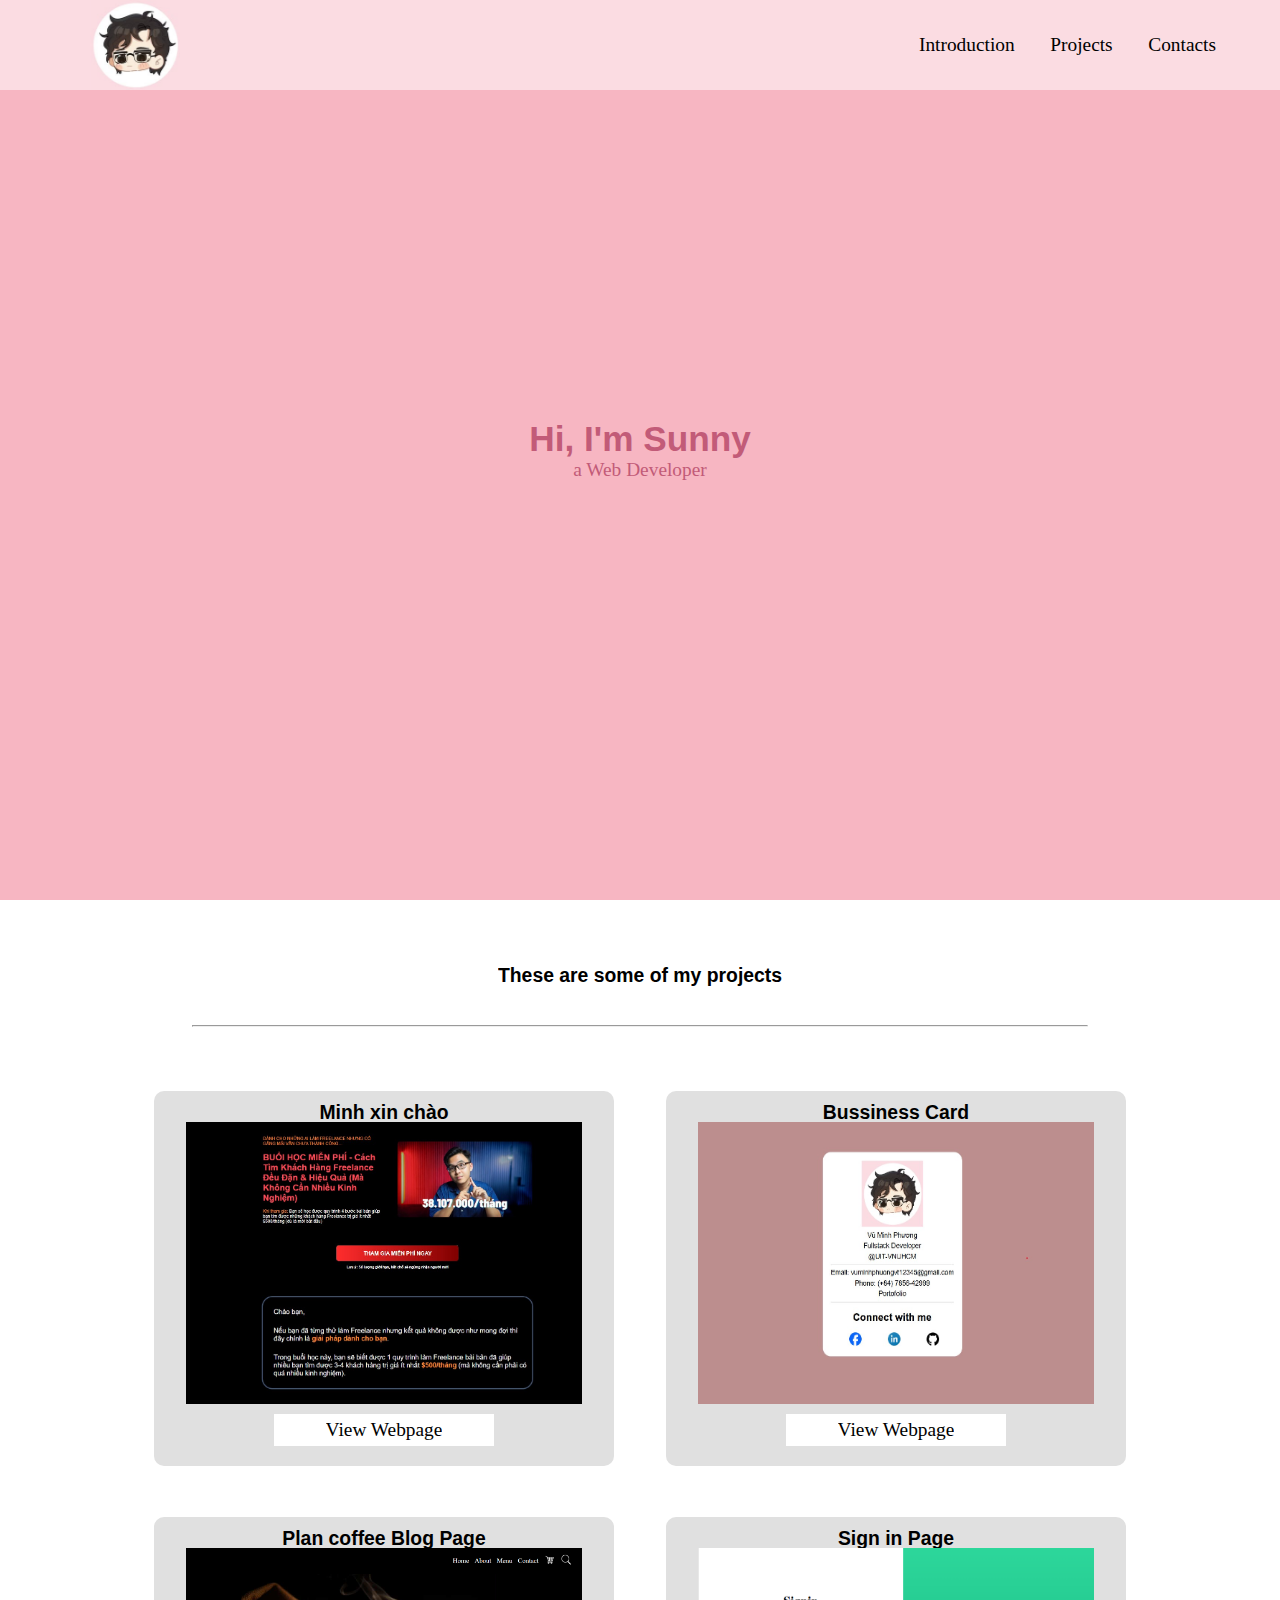
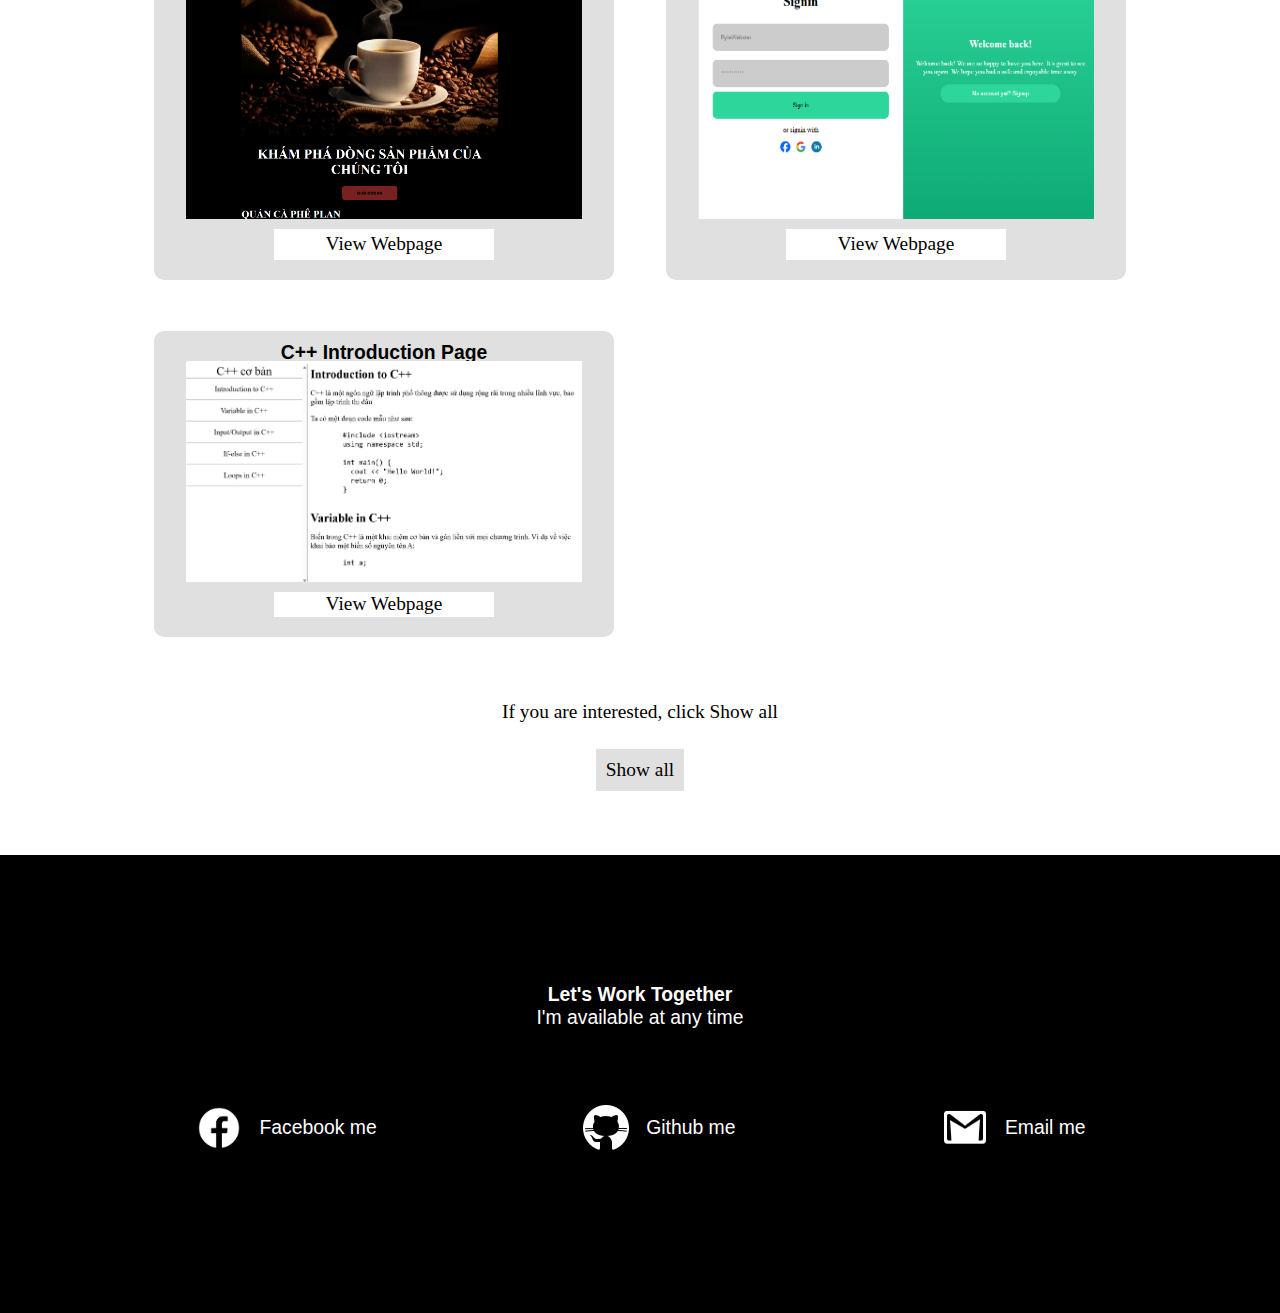
<file: index.html>
<!doctype html>
<html lang="en">
  <head>
    <meta charset="UTF-8" />
    <meta content="viewport" >
    <meta name='viewport' content='width=device-width,initial-scale=1'/>
    <title>Personal Portfolio</title>
    <link rel = "stylesheet" href = "styles.css"/>
    <link rel = "icon" href = "./images/icon.jpg">
  </head>
  <body>
    <img src = "images/icon.jpg" id = "sunny-icon"/>
    <nav id = "navbar" hidden = "true">
        <a href ="#introduction">Introduction</a>
        <a href ="#projects">Projects</a>
        <a href ="#contact">Contacts</a>
    </nav>

    <p id = "introduction"></p>
    <section id = "welcome-section">
        <div id = "welcome-text-container">
        <h1 id = "introduction">Hi, I'm Sunny</h1>
        <p>a Web Developer</p>
        </div>
    </section>
    
    <section id = "project-section">
        <p id = "projects"></p>
        <h2>These are some of my projects</h2>
        <hr/>
        <div class = "project-tiles-wrapper">
            <div class = "project-tiles">
                <h3 class = "project-title"> Minh xin chào</h3>
                <img src = "./images/Minh Xin Chao Preview.jpg" alt ="Preview image of" class = "project-tiles-image"/>
                <a href = "./Webpages/Minhxinchao/index.html" target = "_blank"><p>View Webpage</p></a>
            </div>
                
            <div class = "project-tiles">
                <h3 class = "project-title">Bussiness Card</h3>
                <img src = "./images/Business-Card-Preview.jpg" alt ="Preview image of" class = "project-tiles-image"/>
                <a href = "./Webpages/Business-Card/index.html" target = "_blank"><p>View Webpage</p></a>
            </div>
            
            <div class = "project-tiles">
                <h3 class = "project-title">Plan coffee Blog Page</h3>
                <img src = "./images/PLANcoffe.png" class = "project-tiles-image"/>
                <a href = "./Webpages/PLAN coffee/index.html" target = "_blank"><p>View Webpage</p></a>
            </div>
            
            <div class = "project-tiles">
                <h3 class = "project-title">Sign in Page</h3>
                <img src = "./images/signinpage.png" class = "project-tiles-image"/>
                <a href = "./Webpages/Sign-in Page/index.html" target = "_blank"><p>View Webpage</p></a>
            </div>
            
            <div class = "project-tiles">
                <h3 class = "project-title">C++ Introduction Page</h3>
                <img src = "./images/C++Introduction.png" class = "project-tiles-image"/>
                <a href = "./Webpages/C++ Introduction Page/" target = "_blank"><p>View Webpage</p></a>
            </div>
            
        </div>

        <p id = "talk">If you are interested, click Show all</p>
        <a href = "https://github.com/SunnyYeahBoiii/Web-Clone/tree/main" target = "_blank" id = "profile-link" >Show all</a>
    </section>

    

    <footer id = "contact">   
        <h2>Let's Work Together</h2>
        <p>I'm available at any time</p>
        <div class = "link-container">
            <a href = "https://www.facebook.com/minh.phuong.vu.509829/" alt = "facebook-icon" class = "contact-link" target="_blank">
                <img class = "contact-icons" src = "./images/facebook.png"/>
                <p>Facebook me</p>
            </a>
            <a href = "https://github.com/SunnyYeahBoiii" alt = "github-icon" class = "contact-link" target="_blank">
                <img class = "contact-icons" src = "./images/github.png"/>
                <p>Github me</p>
            </a>
            <a href = "mailto:vuminhphuongvt12345@gmail.com" alt = "email-icon" class = "contact-link" target="_blank">
                <img class = "contact-icons"src = "./images/gmail.png"/>
                <p>Email me</p>
            </a>
        </div>
    </footer>
  </body>
</html>
</file>
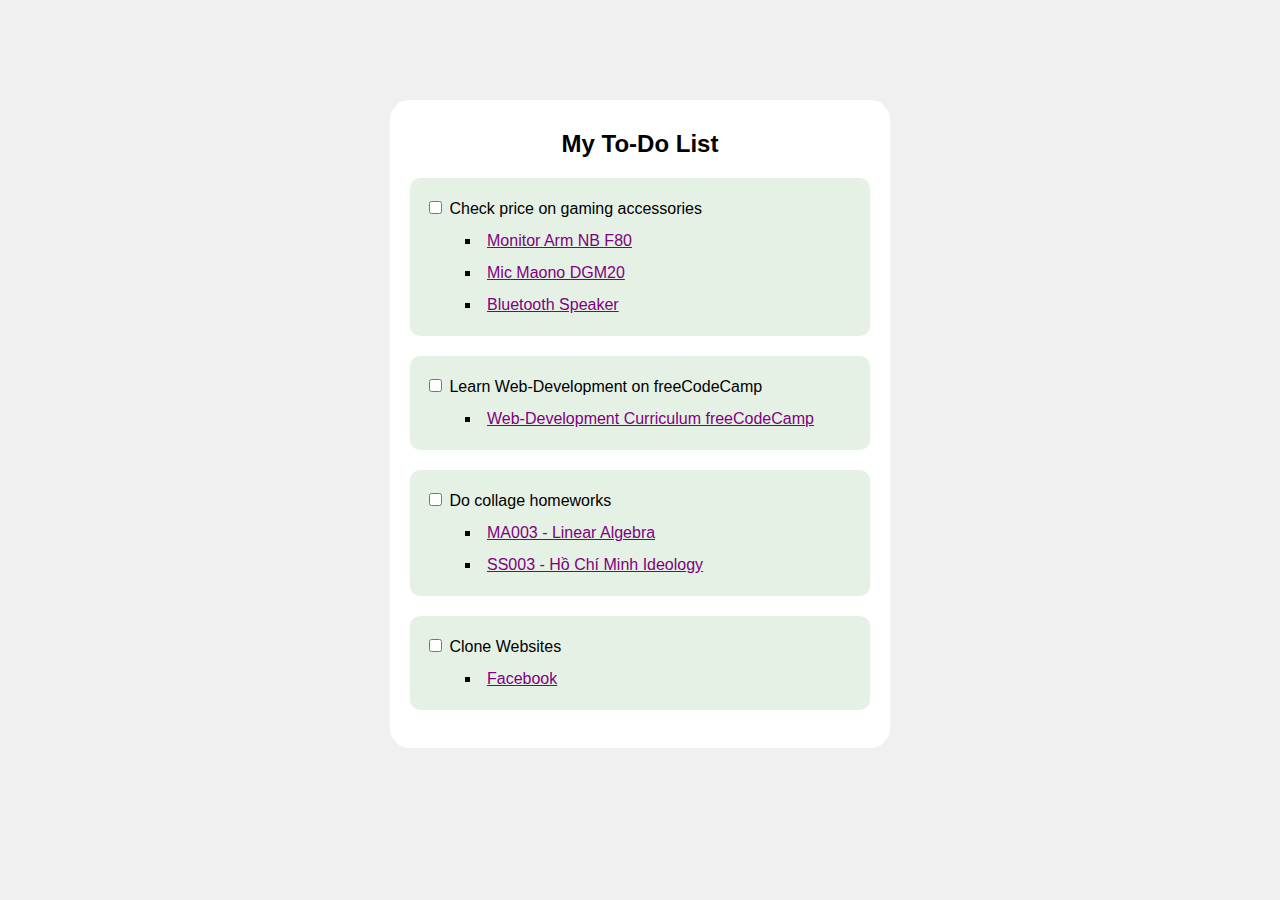
<file: To-Do List/index.html>
<!DOCTYPE html>
<html lang="en">

<head>
    <meta charset="utf-8">
    <title>Styled To-Do List</title>
    <link rel = "stylesheet" , href = "styles.css">
</head>

<body>
    <div id = "to-do-list">
        <h2>My To-Do List</h2>
        <ul class = "todo-list">
            
            <li class = "item-list">
                <input type = "checkbox" , id = "check-1"/>
                <label for = "check-1">Check price on gaming accessories</label>
                <ul class = "sub-item">
                    <li> <a target = "_blank", href = "https://shopee.vn/NB-F80-Arm-Treo-Màn-Hình-Máy-Tính-17-30-inch-Xoay-360-Độ-i.724048748.43455059110?sp_atk=d90cc447-155e-436e-86a1-dd2a59d2f376&xptdk=d90cc447-155e-436e-86a1-dd2a59d2f376" , class="sub-item-link">Monitor Arm NB F80 </a></li>
                    <li> <a target = "_blank", href = "https://shopee.vn/Micro-thu-âm-MAONO-DGM20-RGB-USB-Condenser-với-độ-điều-chỉnh-lớn-chức-năng-thiết-lập-phần-mềm-cho-PC-game-livestream-i.339663395.21876570501" , class="sub-item-link">Mic Maono DGM20 </a></li>
                    <li> <a target = "_blank", href = "https://shopee.vn/Loa-Bluetooth-GOOJODOQ-hỗ-trợ-bốn-chế-độ-phát-lại-và-kết-nối-có-dây-Loa-nhỏ-gọn-di-động-vân-gỗ-đẹp-i.1356437574.42556975506?sp_atk=c707e3bb-17b2-406f-89a6-953a861aec00&xptdk=c707e3bb-17b2-406f-89a6-953a861aec00" , class="sub-item-link">Bluetooth Speaker</a></li>
                </ul>
            </li>
            
            <li class = "item-list">
                <input type = "checkbox" , id = "check-2"/>
                <label for = "check-2">Learn Web-Development on freeCodeCamp</label>
                <ul class = "sub-item">
                    <li><a target = "_blank", href = "https://www.freecodecamp.org/learn/full-stack-developer" , class="sub-item-link"> Web-Development Curriculum freeCodeCamp</a></li>
                </ul>
            </li>
            
            <li class = "item-list">
                <input type = "checkbox" , id = "check-3"/>
                <label for = "check-3">Do collage homeworks</label>
                <ul class = "sub-item">
                    <li> <a target = "_blank", href = "https://www.facebook.com" , class="sub-item-link">MA003 - Linear Algebra</a></li>
                    <li> <a target = "_blank", href = "https://www.facebook.com" , class="sub-item-link">SS003 - Hồ Chí Minh Ideology</a></li>
                </ul>
            </li>
            
            <li class = "item-list">
                <input type = "checkbox" , id = "check-4"/>
                <label for = "check-4">Clone Websites</label>
                <ul class = "sub-item">
                    <li><a target = "_blank", href = "https://www.facebook.com" , class="sub-item-link">Facebook</a></li>
                </ul>
            </li>
        </ul>
        <br>
    </div>
</body>

</html>
</file>
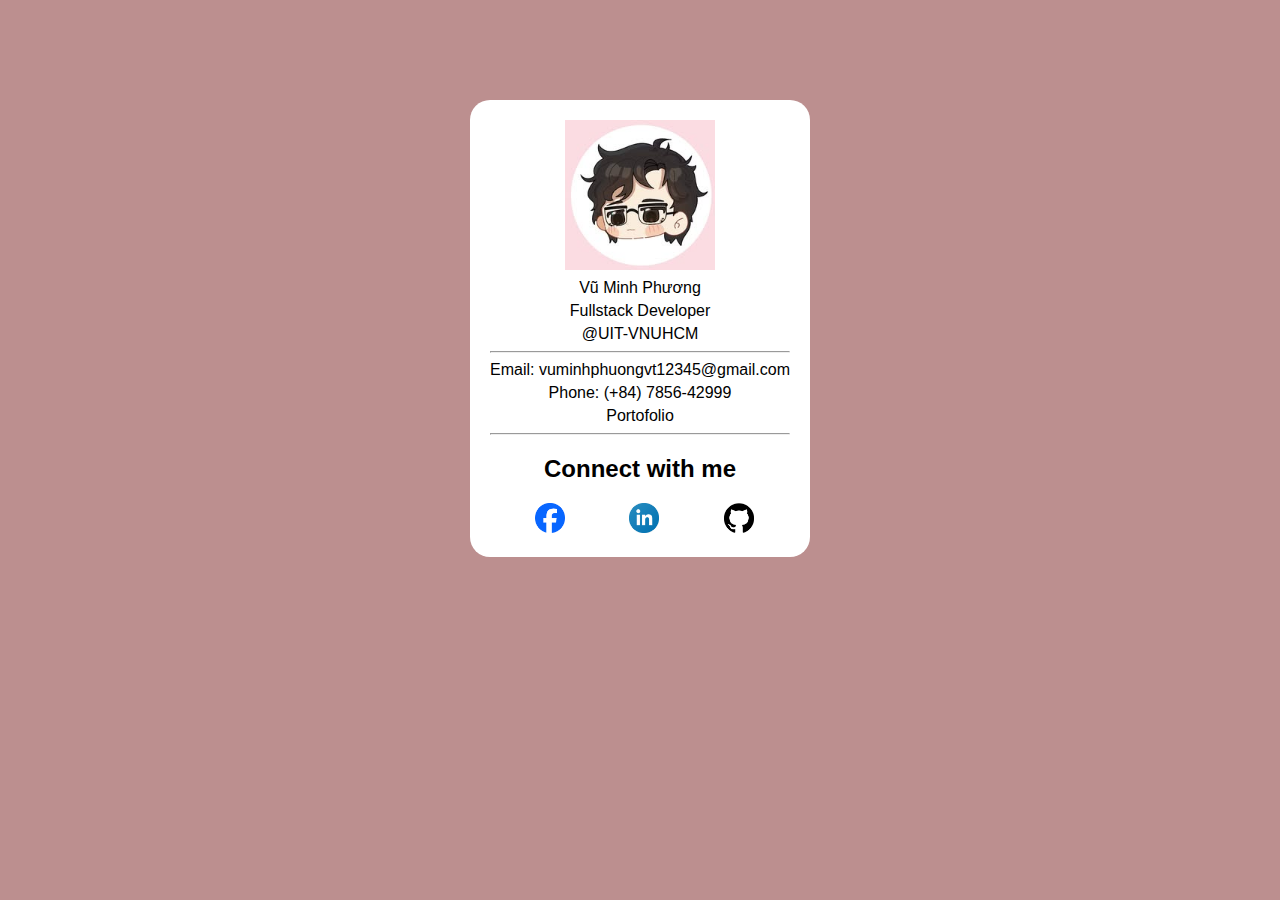
<file: Webpages/Business-Card/index.html>
<!DOCTYPE html>
<html lang="en">

<head>
    <meta charset="utf-8">
    <title>Business Card</title>
    <link rel = "stylesheet" , href = "styles.css"/>
</head>

<body>
    <main>
        <div class = "business-card">
            <img class = "profile-image" , alt = "Icon",  src = "/images/icon.jpg"/>
            <p class = "full-name">Vũ Minh Phương</p>
            <p class = "full-name">Fullstack Developer</p>
            <p class = "full-name">@UIT-VNUHCM</p>

            <hr>
            
            <address>
                <p>Email: <a class = "link" , href = "mailto:vuminhphuongvt12345@gmail.com">vuminhphuongvt12345@gmail.com</a></p>
                <p>Phone: <a class = "link" , href = "tel:+84785642999">(+84) 7856-42999</a></p>
                <p><a class = "link" , target = "_blank" href = "https://docs.google.com/document/d/1QR2wo96FZSGJ92jVj9eJA0bvaDLjz5nDCT35oZcHR4c/edit?usp=sharing">Portofolio</a></p>   
            </address>
            
            <hr>

            <div class = "social-media">
                <h2>Connect with me</h2>
                <a href = "https://www.facebook.com/minh.phuong.vu.509829" , alt = "Facebook"> <img class = "icon1"src = "[data-uri]"/></a>
                <a href = "https://www.linkedin.com/in/vũ-phương-802847167" , alt = "Linkedin"> <img class = "icon2" , src = "[data-uri]"></a>
                <a href = "https://github.com/SunnyYeahBoiii" , alt = "Github"> <img class = "icon3" , src = "[data-uri]"/></a>
            </div>
        </div>

    </main>
</body>

</html>
</file>
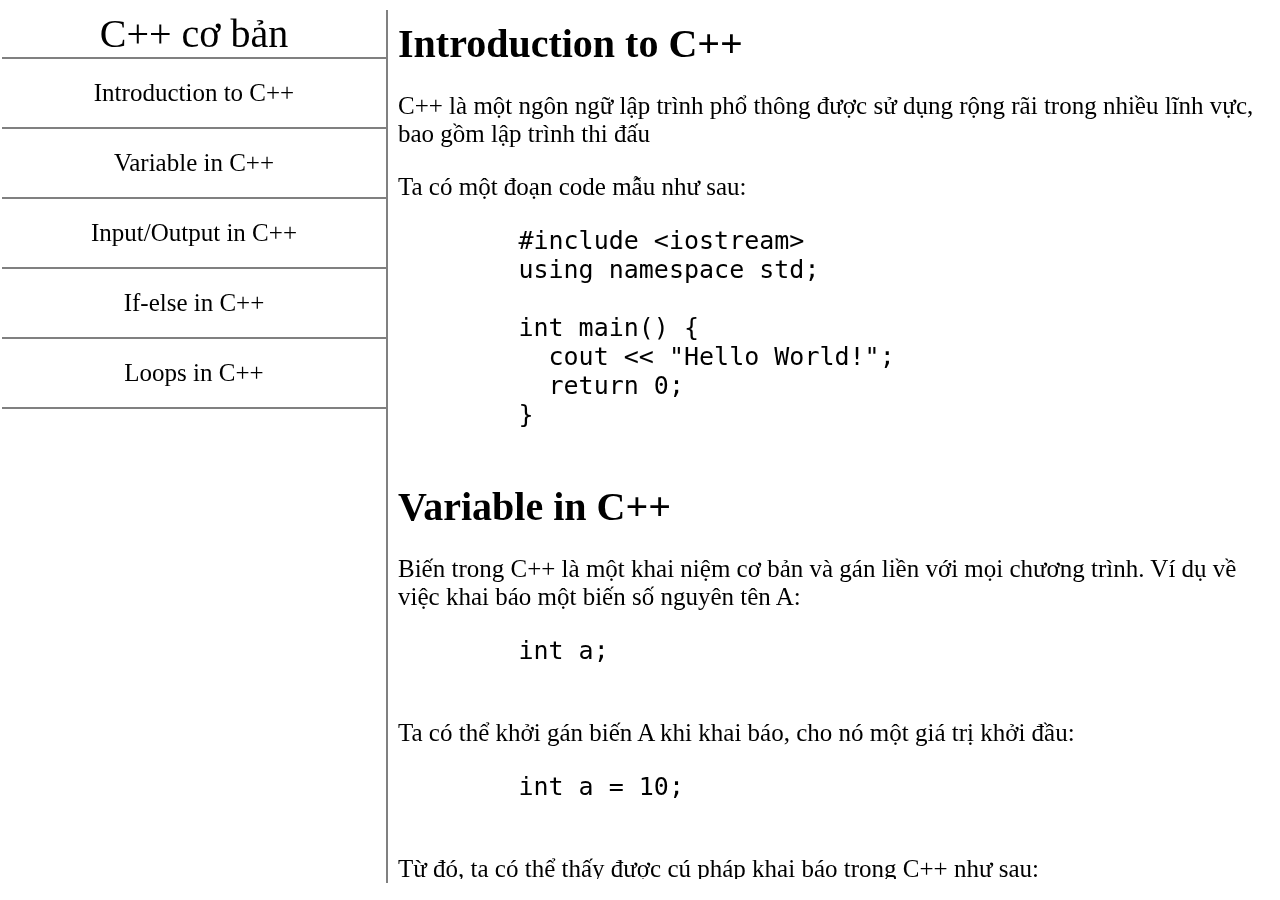
<file: Webpages/C++ Introduction Page/index.html>
<!DOCTYPE html>
<html lang="en">
  <head>
    <meta charset="UTF-8" />
    <title>Technical Documentation Page</title>
    <link rel  ="stylesheet" , href = "styles.css">
  </head>

  <body>
    <main id = "main-doc">
      <section id = "Introduction_to_C++" , class ="main-section">
        <header>Introduction to C++</header>
        <p>C++ là một ngôn ngữ lập trình phổ thông được sử dụng rộng rãi trong nhiều lĩnh vực, bao gồm lập trình thi đấu</p>
        <p>Ta có một đoạn code mẫu như sau:</p>
        <code><pre>
        #include &lt;iostream&gt;
        using namespace std;
                      
        int main() {
          cout &lt;&lt; "Hello World!";
          return 0;
        }
        </pre></code>
      </section>

      <section id = "Variable_in_C++" , class ="main-section">
        <header>Variable in C++</header>
        <p>Biến trong C++ là một khai niệm cơ bản và gán liền với mọi chương trình. Ví dụ về việc khai báo một biến số nguyên tên A:</p>
        <code><pre>
        int a;
        </pre></code>
        <p>Ta có thể khởi gán biến A khi khai báo, cho nó một giá trị khởi đầu:</p>
        <code><pre>
        int a = 10;
        </pre></code>
        <p>Từ đó, ta có thể thấy được cú pháp khai báo trong C++ như sau:</p>
        <code><pre>
        kiểu_biến tên_biến;
        </pre></code>
        <p>Nói thêm về kiểu biến, trong C++ có các loại biến như:</p>
        <ul>
          <li>Loại số nguyên: int , long long</li>
          <li>Loại số thực: double , float</li>
          <li>Loại ký tự: char</li>
          <li>Loại xâu kí tự: string</li>
          <li>...</li>
        </ul>
        <p>Dựa vào các kiểu biến trên, ta có thể khai báo các biến tùy với yêu cầu của ta.</p>
      </section>

      <section id = "Input/Output_in_C++" , class ="main-section">
        <header>Input/Output in C++</header>
        <p>Để in ra màn hình một đoạn văn bản ta sẽ sử dụng cú pháp như sau</p>
        <code><pre>
        cout &lt;&lt; "Hello World" &lt;&lt; endl;
        </pre></code>

        <p>Ở đây, Hello World là đoạn văn bản được in ra. Nếu ta có một đoạn văn bản khác, có thể đặt nó trong dấu "văn bản" và dùng cú pháp như trên.</p>
      
        <p>Bên cạnh đó, ta có thể dùng để in ra một biểu thức hoặc một giá trị cụ thể. Ví dụ như sau</p>

        <pre><code>
        cout &lt;&lt; "1 + 2 = " &lt;&lt; 1 + 2 &lt;&lt; endl;  
        </code></pre>
        Với dòng code trên, nội dung sai sau sẽ được in ra màn hình:
        <pre><code>
        1 + 2 = 3
        </code></pre>
        <p>Ta có thể hiểu rằng "1 + 2 = " là một văn bản nên khi in ra màn hình nội dung sẽ được giữ nguyên. Ngoài ra, 1 + 2 sẽ là một biểu thức và sẽ được tính thành giá trị nên khi in ra màn hình giá trị của phép tính 1 + 2 sẽ được xuất ra.</p>

        <p>Để đọc vào trong C++, ta sử dụng cin với cú pháp như sau:</p>
        <pre><code>
        int a;
        cin >> a;
        </code></pre>

        <p>Để đọc vào, ta bắt buộc phải có biến để lưu giá trị. Từ đó, ta có thể làm việc với các biến sau khi đọc giá trị từ đầu vào.</p>

      </section>
      <section id = "If-else_in_C++" class ="main-section">
        <header>If-else in C++</header>
        <p>Trong C++ tồn tại cấu trúc If-else để kiểm tra điều kiện và thực thi code nếu như điều kiện ấy thỏa mãn. Ví dụ như sau</p>
        <pre><code>
        if(n % 2 == 0)
          cout &lt;&lt; n &lt;&lt; " là số chẵn" &lt;&lt; endl;
        else 
          cout &lt;&lt; n &lt;&lt; " là số lẻ" &lt;&lt; endl;
        </code></pre>
        
        <p>Khi đoạn code trên được thực thi, chương trình sẽ kiểm tra nếu n chia hết cho 2 thì n là số chẵn, ngược lại sẽ biết được n là số lẻ. Với cấu trúc:</p>
        <pre><code>
        if(Điều_kiện){
          code A
        }else{
          code B
        }
        </code></pre>
        <p>Đây là dạng cấu trúc tổng quát của If-else, nếu Điều_kiện thỏa mãn thì đoạn code A sẽ được chạy, ngược lại code B sẽ được chạy.</p>

      </section>
      <section id = "Loops_in_C++" class ="main-section">
        <header>Loops in C++</header>
        <ul>
          <li>Loại số nguyên: int , long long</li>
          <li>Loại số thực: double , float</li>
          <li>Loại ký tự: char</li>
          <li>Loại xâu kí tự: string</li>
          <li>...</li>
        </ul>
      </section>
    </main>

    <nav id = "navbar">
      <header>C++ cơ bản</header>
      <a class = "nav-link" href = "#Introduction_to_C++">Introduction to C++</a>
      <a class = "nav-link" href = "#Variable_in_C++">Variable in C++</a>
      <a class = "nav-link" href = "#Input/Output_in_C++">Input/Output in C++</a>
      <a class = "nav-link" href = "#If-else_in_C++">If-else in C++</a>
      <a class = "nav-link" href = "#Loops_in_C++">Loops in C++</a>
    </nav>
  </body>
</html>
</file>
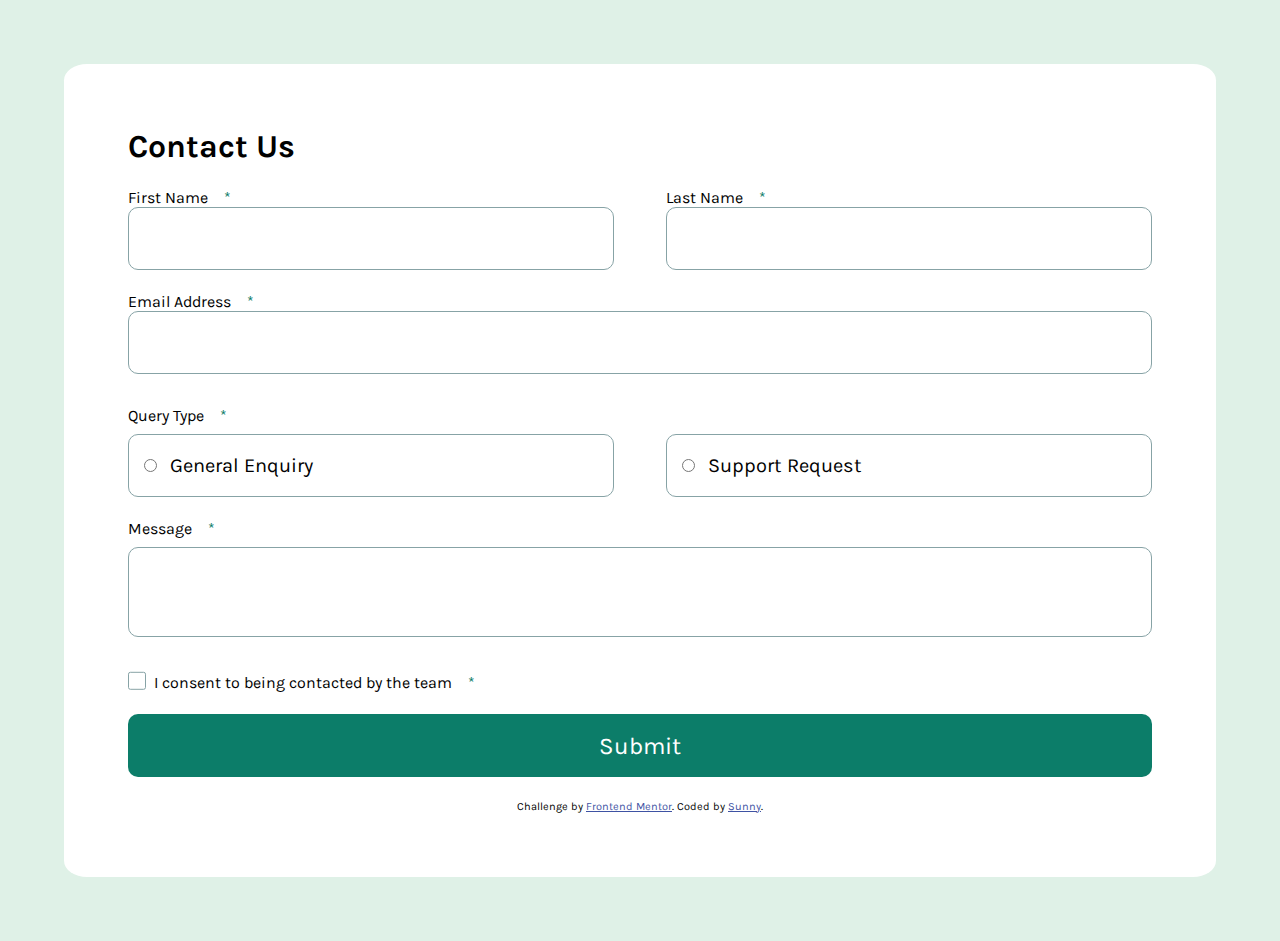
<file: Webpages/Form/index.html>
<!DOCTYPE html>
<html lang="en">
<head>
  <meta charset="UTF-8">
  <meta name="viewport" content="width=device-width, initial-scale=1.0"> <!-- displays site properly based on user's device -->

  <link rel="icon" type="image/png" sizes="32x32" href="./assets/images/favicon-32x32.png">
  
  <title>Frontend Mentor | Contact form</title>
  <link rel = "stylesheet" href = "styles.css"/>
  <!-- Feel free to remove these styles or customise in your own stylesheet 👍 -->
  <style>
    .attribution { font-size: 11px; text-align: center; }
    .attribution a { color: hsl(228, 45%, 44%); }
  </style>

  <script defer src = "script.js"></script>

  <link rel="preconnect" href="https://fonts.googleapis.com">
  <link rel="preconnect" href="https://fonts.gstatic.com" crossorigin>
  <link href="https://fonts.googleapis.com/css2?family=Archivo+Black&family=Karla:ital,wght@0,200..800;1,200..800&family=Oswald:wght@200..700&display=swap" rel="stylesheet">

</head>
<body>
  <form id = "complaint-form" action="https://api.web3forms.com/submit" method="POST" novalidate>
    <input type="hidden" name="access_key" value="a801a817-4964-41b1-89f5-f2aa556cade9">
    
    
    <h1>Contact Us</h1>

    <div id = "first-name-ctn">
      <label class = "labels" for = "first-name" >First Name</label><br>
      <input class = "green-box" id = "first-name" name = "first-name" required/>
      <p class = "alert hidden">This field is required</p>
    </div>

    <div id = "last-name-ctn">
      <label class = "labels" for = "last-name">Last Name</label><br>
      <input class = "green-box" id = "last-name" name = "last-name" required/>
      <p class = "alert hidden">This field is required</p>
    </div>

    <div id = "email-ctn">
      <label class = "labels" for = "email">Email Address</label><br>
      <input class = "green-box" id = "email" name = "email" required/>
      <p class = "alert hidden">Please enter a valid email</p>
    </div>

    <div id = "query-type-ctn">
      <label class = "labels" id = "query-type-label">Query Type</label>
      <div class = "green-box" id = "general-enquiry-ctn">
        <div class = "choice-ctn">
          <input required type = "radio" name = "query-type" value = "general-enquiry" id = "general-enquiry"/>
          <label  for = "general-enquiry">General Enquiry</label>
        </div>
      </div>
      
      <div class = "green-box" id = "support-request-ctn">
        <div class = "choice-ctn">
          <input required type = "radio" name = "query-type" value = "support-request" id = "support-request"></input>
          <label for = "support-request">Support Request</label>
        </div>
      </div>
      <p class = "alert hidden">Please select a query type</p>
    </div>


    <div id = "msg-ctn">
      <label class = "labels" for = "message">Message</label><br>
      <textarea class = "green-box" id = "message" name = "message" value = "message" required></textarea>
      <p class = "alert hidden">This field is required</p>
    </div>

    <div id = "consent-ctn">
      <span>
        <input class = "check-box" type = "checkbox" name = "consent" value = "consent" id = "consent" required/>
        <label class = "labels">I consent to being contacted by the team</label>
      </span>
      <p class = "alert hidden">To submit this form, please consent being contacted</p>
    </div>

    <button type = "submit" id = "submit-btn">Submit</button>
    
    <div class="attribution">
      Challenge by <a href="https://www.frontendmentor.io?ref=challenge">Frontend Mentor</a>. 
      Coded by <a href="https://www.facebook.com/minh.phuong.vu.509829/" target="_blank">Sunny</a>.
    </div>

  </form>
</body>
</html>
</file>
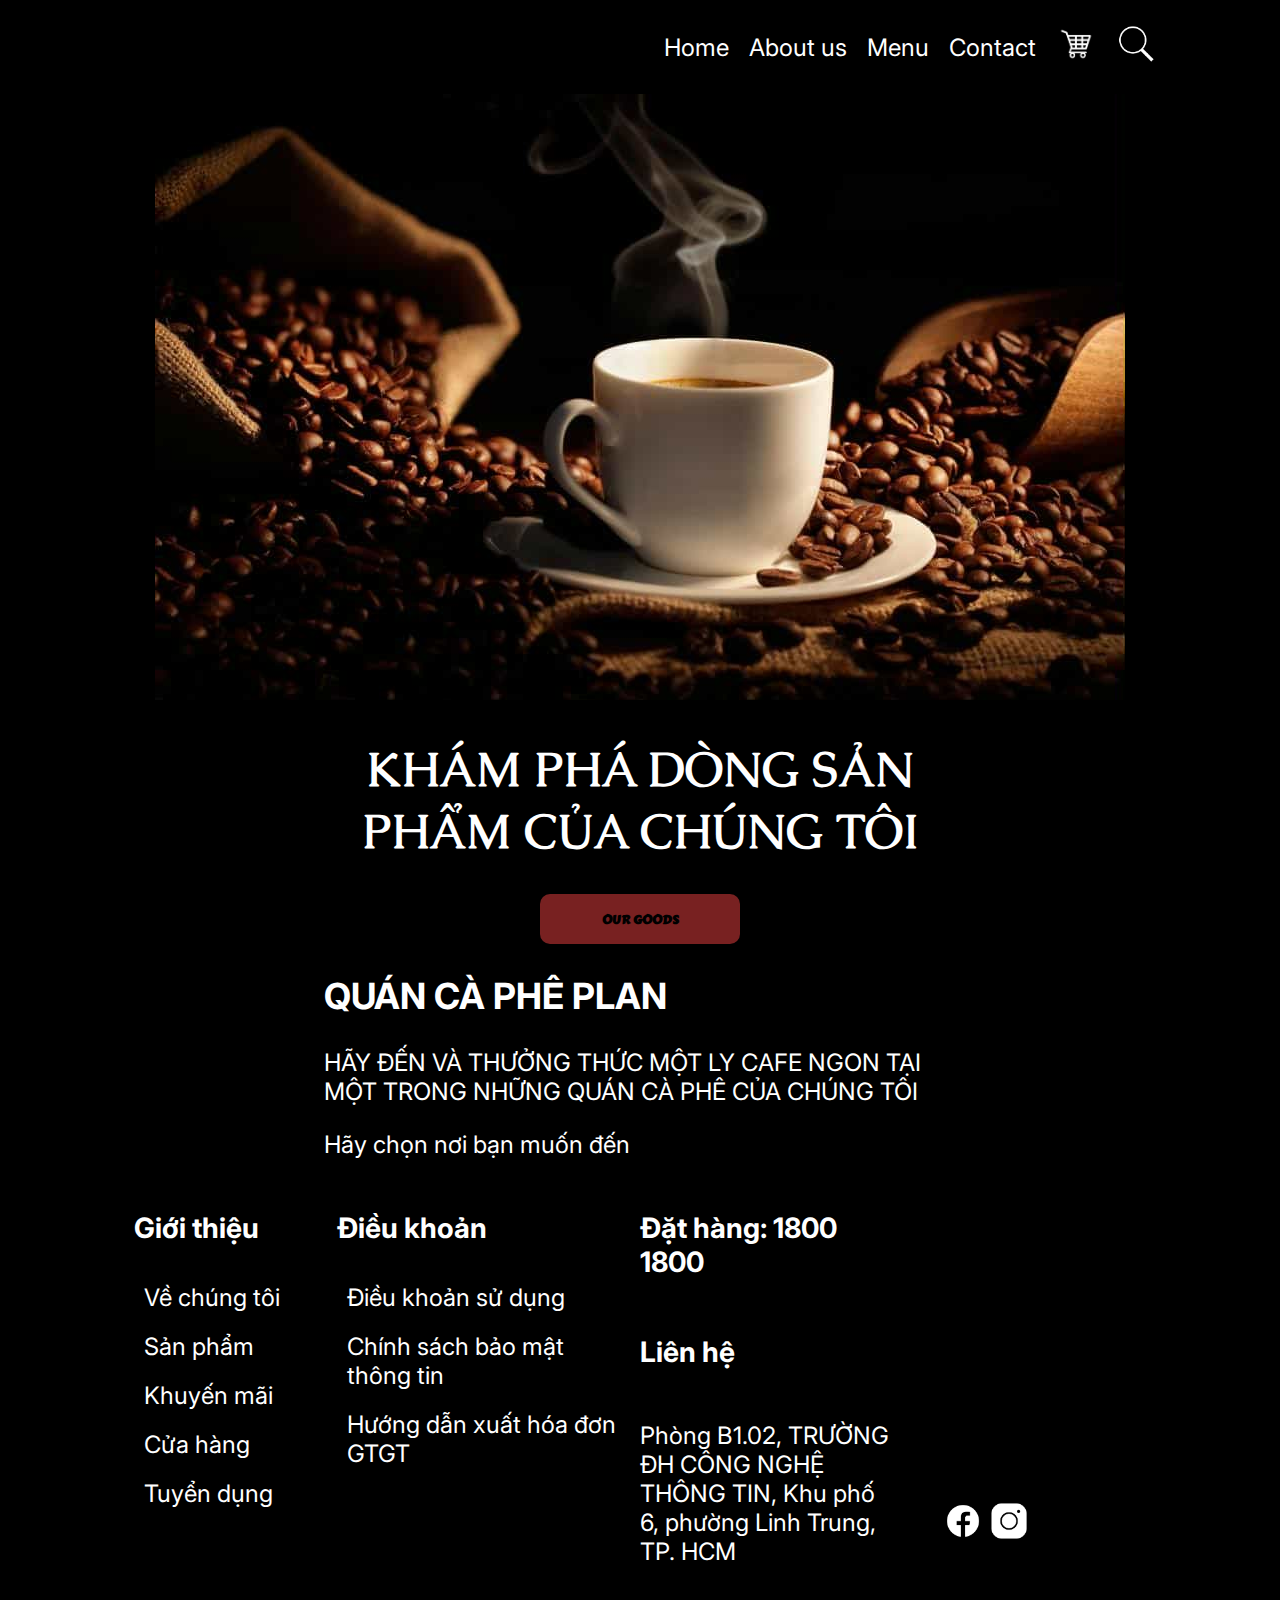
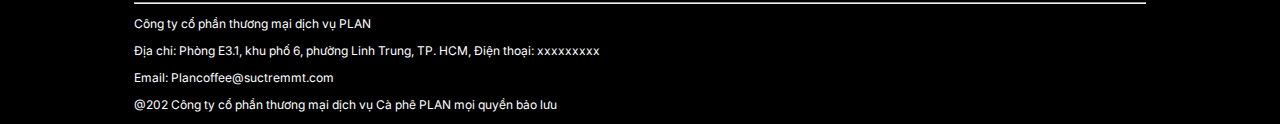
<file: Webpages/PLAN coffee/index.html>
<!DOCTYPE html>
<html lang="en">
  <head>
    <meta charset="utf-8">
    <meta name="viewport" content="width=device-width, initial-scale=1.0">
    <title>Khám Phá Sản Phẩm</title>
    <link rel="stylesheet" href="styles.css">
    <link rel ="icon" href = "./images/favicon.png">
    <link rel="preconnect" href="https://fonts.googleapis.com">
    <link rel="preconnect" href="https://fonts.gstatic.com" crossorigin>
    <link href="https://fonts.googleapis.com/css2?family=Caudex:ital,wght@0,400;0,700;1,400;1,700&family=Roboto:ital,wght@0,100..900;1,100..900&display=swap" rel="stylesheet">
    <link href="https://fonts.googleapis.com/css2?family=Caudex:ital,wght@0,400;0,700;1,400;1,700&family=Inter:ital,opsz,wght@0,14..32,100..900;1,14..32,100..900&family=Roboto:ital,wght@0,100..900;1,100..900&display=swap" rel="stylesheet">
    <link href="https://fonts.googleapis.com/css2?family=Carter+One&family=Caudex:ital,wght@0,400;0,700;1,400;1,700&family=Inter:ital,opsz,wght@0,14..32,100..900;1,14..32,100..900&family=Roboto:ital,wght@0,100..900;1,100..900&display=swap" rel="stylesheet">
  </head>
  <body>
    <nav>
      <ul class = "navbar">
        <li><a class = "list-item link" , href = "#Home">Home</li>
        <li><a class = "list-item link" , href = "#About">About us</li>
        <li><a class = "list-item link" , href = "#Menu">Menu</li>
        <li><a class = "list-item link" , href = "#Contact">Contact</li>
        <li><a><img class = "list-item logo" src = "./images/shopping-cart.png"/></a></li>
        <li><a><img class = "list-item logo" src = "./images/search.png"/></a></li>
      </ul>
    </nav>

    <main>
      <div class = "pic-container">
        <img class = "pic" src = "./images/coffeee.jpg"/>
      </div>
      <div class = "blog">
        <h1>khám phá dòng sản phẩm của chúng tôi</h1>
        <div class = "button-container">
          <button><span class = "uppercase">our goods<span></button>
        </div>

        <h2>Quán cà phê plan</h2>
        <p class = "uppercase">Hãy đến và thưởng thức một ly cafe ngon tại một trong những quán cà phê của chúng tôi</p>
        <p> Hãy chọn nơi bạn muốn đến</p>
    </div>
    </main>

    <footer>
      <div class = "container">
        <div class = "concontainer ">
          <div class = "Introduction">
            <h3>Giới thiệu</h3>
            <a>Về chúng tôi</a>
            <a>Sản phẩm </a>
            <a>Khuyến mãi</a>
            <a>Cửa hàng </a>
            <a>Tuyển dụng</a>
          </div>
          <div class = "Terms">
            <h3>Điều khoản</h3>
            <a>Điều khoản sử dụng</a>
            <a>Chính sách bảo mật thông tin </a>
            <a>Hướng dẫn xuất hóa đơn GTGT</a>
          </div>
          <div id = "Contact" , class = "Contact">
            <h3><a>Đặt hàng: 1800 1800<a></h3>
            <h3><a>Liên hệ </a></h3>
            <p>Phòng B1.02, TRƯỜNG ĐH CÔNG NGHỆ THÔNG TIN, Khu phố 6, phường Linh Trung, TP. HCM</p>
          </div>
          <div class = "icons">
            <span class = "bottom-margin"><a><img class = "logo" src = "./images/facebook.png"></a>
            <a><img class = "logo" src = "./images/ig.png"></a></span>
          </div>
        </div>
        <hr>
        <div class = "info">
          <p>Công ty cổ phần thương mại dịch vụ PLAN</p>
          <p>Địa chỉ: Phòng E3.1, khu phố 6, phường Linh Trung, TP. HCM, Điện thoại: xxxxxxxxx</p>
          <p>Email: Plancoffee@suctremmt.com</p>
          <p>@202 Công ty cổ phần thương mại dịch vụ Cà phê PLAN mọi quyền bảo lưu</p>
        </div>
      </div>
      </footer>
  </body>
</html>
</file>
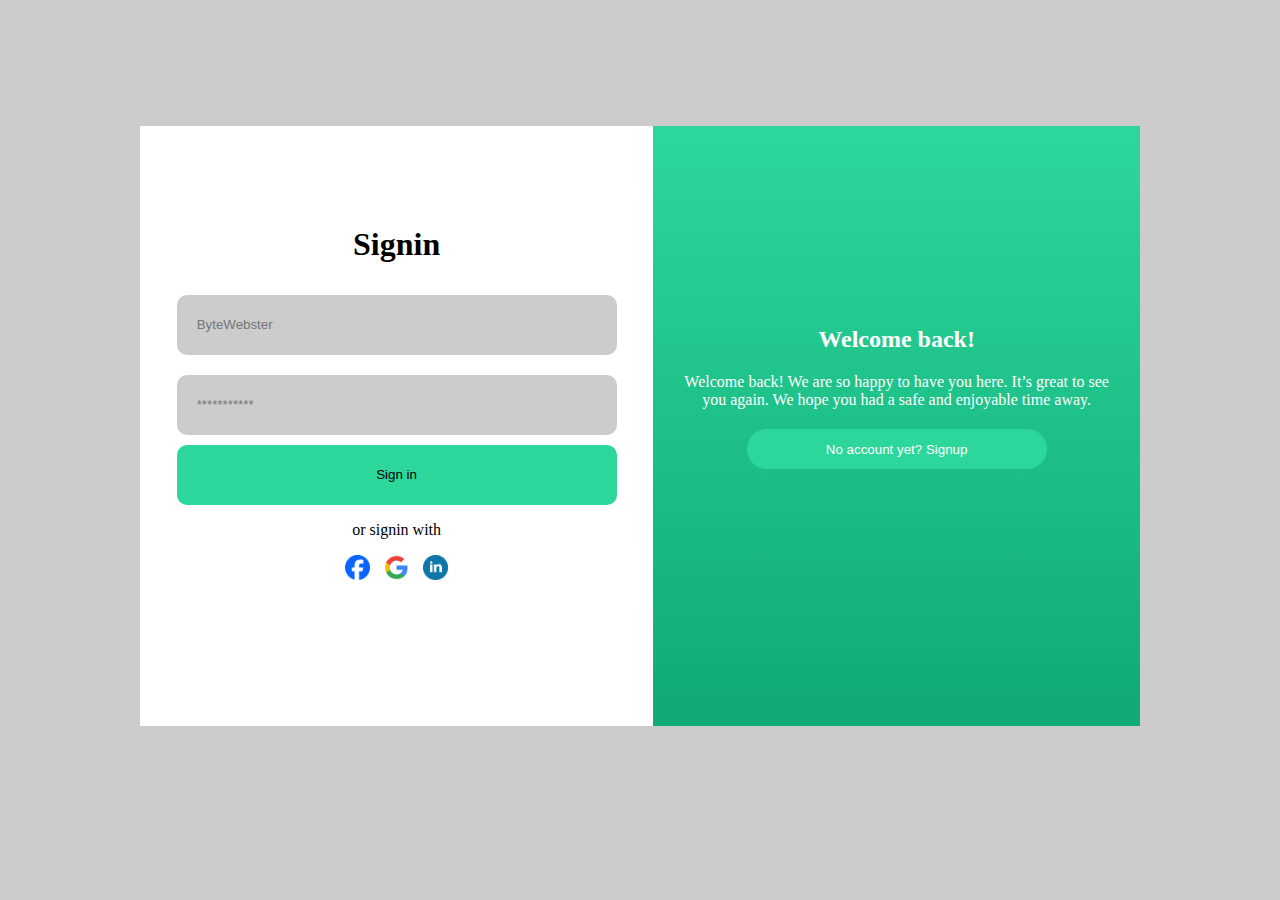
<file: Webpages/Sign-in Page/index.html>
<!DOCTYPE html>
<html lang="en">

<head>
    <meta charset="utf-8">
    <title>Sign In Form</title>
    <link rel = "stylesheet" , href = "styles.css"/>
</head>

<body>
    <div class = "container">
        <div id = "left">
            <h1 style="margin-top: 100px;">Signin</h1>
            <form id = "sign-in-form">
                <input class = "input-box" , type = "text" , placeholder="ByteWebster">
                <br>
                <input class = "input-box" , type = "text" , placeholder="***********">
                <button style = "width: 440px;height: 60px;; border-radius: 10px;" , class = "sign-button" type = "sign-button">Sign in</button>
                <p>or signin with</p>
            </form>    
            <a style = "margin-right: 10px;", href = "https://www.facebook.com"><img class = "icon" , src = "[data-uri]"/></a>
            <a href = "https://www.google.com"><img class = "icon" , src = "[data-uri]"/></a>
            <a style = "margin-left: 10px;"href = "https://www.linkedin.com"><img class = "icon" , src = "[data-uri]"/></a>
        </div>
        <div id = "right">
            <h2 style="margin-top: 200px;"> Welcome back! </h2>
            <p class = "para1">Welcome back! We are so happy to have you here. It’s great to see you again. We hope you had a safe and enjoyable time away.</p>
            <button style = "color: white;" , class = "sign-button">No account yet? Signup</button>
        </div>
    </div>
</body>

</html>
</file>
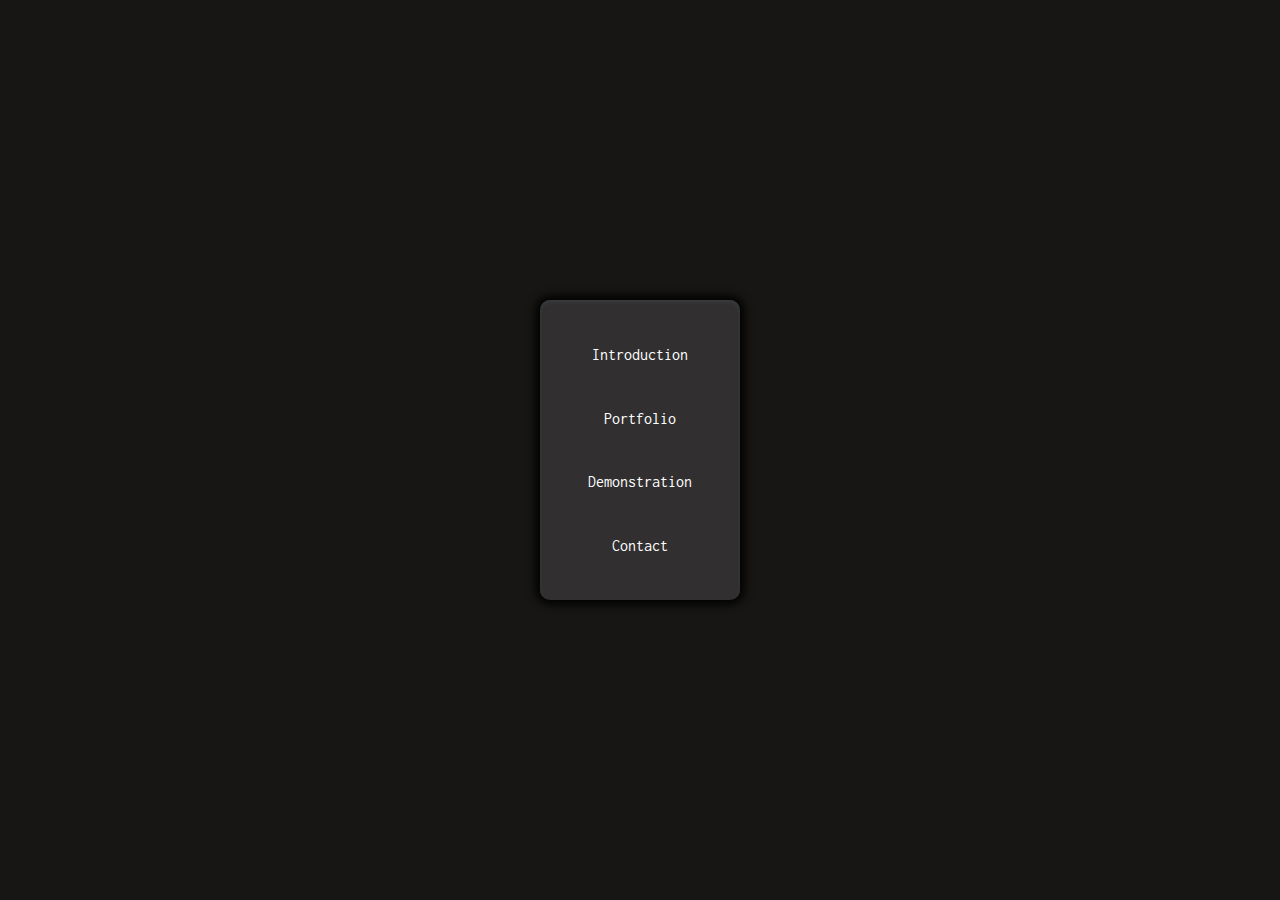
<file: Webpages/Smooth-Navigator/index.html>
<!DOCTYPE html>
<html lang = "en">
<head>
    <meta charset="utf-8">
    <meta http-equiv="X-UA-Compatible" content="IE=edge,chrome=1">
    <title>Smooth Navigator</title>
    <meta name='viewport' content='width=device-width,initial-scale=1,minimum-scale=1,maximum-scale=1,user-scalable=no'/>
    <meta name="description" content="">
    <meta name="keywords" content="">
    <link href="style.css" rel="stylesheet">
    <script defer src = "script.js"></script>

    <link rel="preconnect" href="https://fonts.googleapis.com">
    <link rel="preconnect" href="https://fonts.gstatic.com" crossorigin>
    <link href="https://fonts.googleapis.com/css2?family=Archivo+Black&family=Inconsolata:wght@200..900&family=Karla:ital,wght@0,200..800;1,200..800&family=Oswald:wght@200..700&display=swap" rel="stylesheet">
</head>
    <body>
        <div class = "container">
            <a id = "link-1" class = "link-button" style = " --position: 1; ">Introduction</a>    
            <a id = "link-2" class = "link-button" style = " --position: 2; ">Portfolio</a>    
            <a id = "link-3" class = "link-button" style = " --position: 3; ">Demonstration</a>    
            <a id = "link-4" class = "link-button" style = " --position: 4; ">Contact</a>    
            <div class = "box" id = "box"></div> 
        </div> 

   
    </body>
</html>
</file>
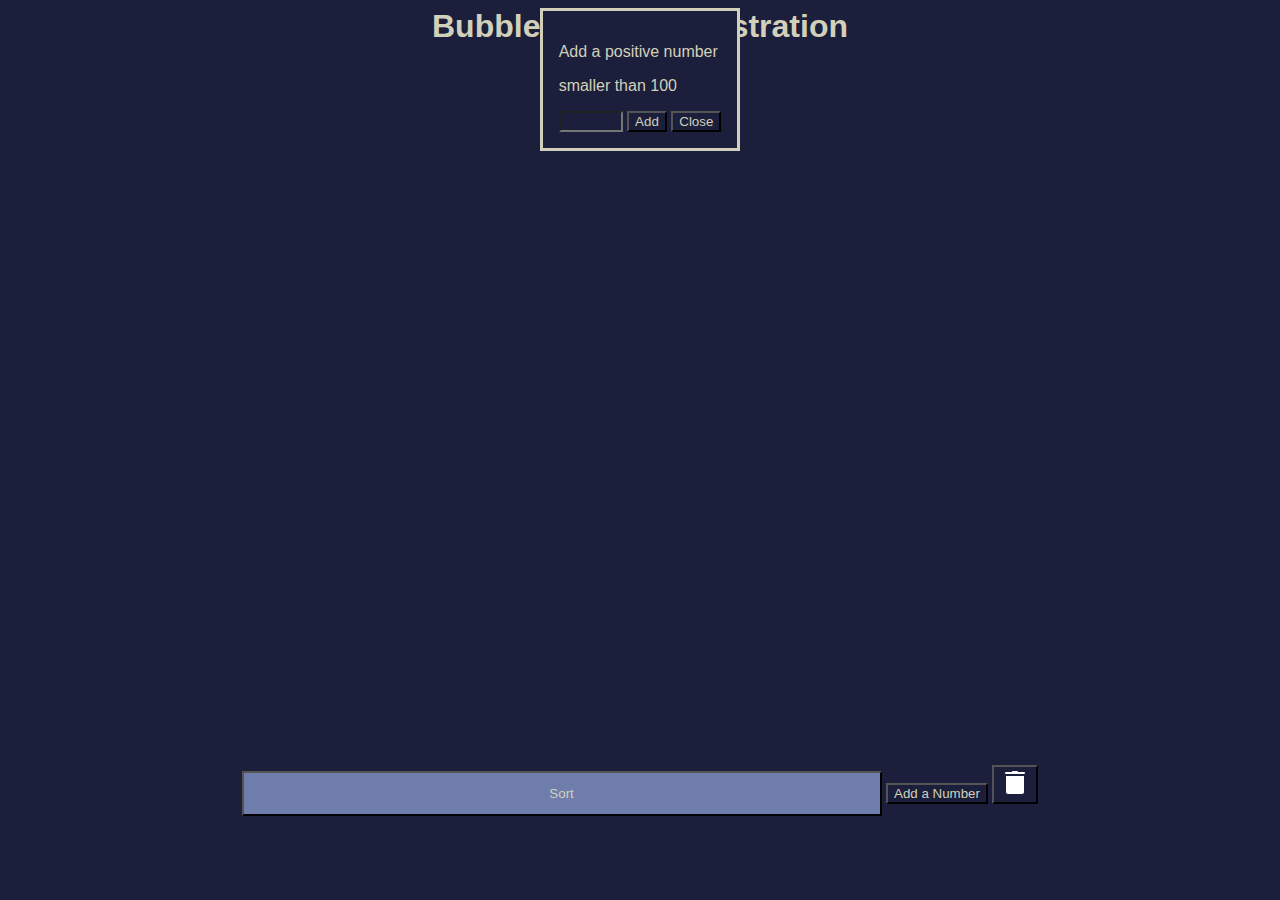
<file: Webpages/Sorting-Algorithm/index.html>
<!DOCTYPE html>
<html lang="en">

<head>
    <title>Bubble Sort Demonstration</title>
    <meta charset="utf-8">
    <meta name="viewport" content="width=device-width, initial-scale=1.0">
    <link rel="stylesheet" href="style.css">
    <script defer src="script.js"></script>
    <link rel="icon" href="./images/icons8-sort-amount-up-32.png">
</head>

<body>
    <h1>Bubble Sort Demonstration</h1>

    <div id = "box-container">
        <div class = "place-holder" id = "smaller-holder"></div>
        <div class = "wrapper">
        </div>
        <div class = "place-holder" id = "bigger-holder"></div>
    </div>

    <div id = "button-ctn">
        <button type="button" class = "button" id = "sort-btn">Sort</button>
        <button type="button" class = "button" id = "add-btn">Add a Number</button>
        <button type="button" class = "button" id = "clear-btn"><img class = "icon" src = "./images/icons8-trash-30.png"/></button>
    </div>
    <div id = "blur-background"></div>
    <dialog class = "dialog hidden" id = "add-number-diag" open>
        <p>Add a positive number</p>
        <p>smaller than 100</p>

        <input required min = 1 max = 100 type = "number" id = "number-input"/>
        
        <button type="button" id = "add-done-btn">Add</button>
        <button type="button" id = "add-close-btn">Close</button>
    </dialog>
    
</body>

</html>


<!--
Các tính năng cần thêm vào:
    - Thêm số - CHECK
        + popup dialog - CHECK
        + popdown dialog - CHECK
            . close - CHECK
            . done - validation - CHECK
    - Xóa số - CHECK
    - Edit số - CHECK
    - Thực hiện được bubble sort - still BUGGY but kinda works
        + bugged on desktop screen
        + add more colors
    - Clear - CHECK 
-->
</file>
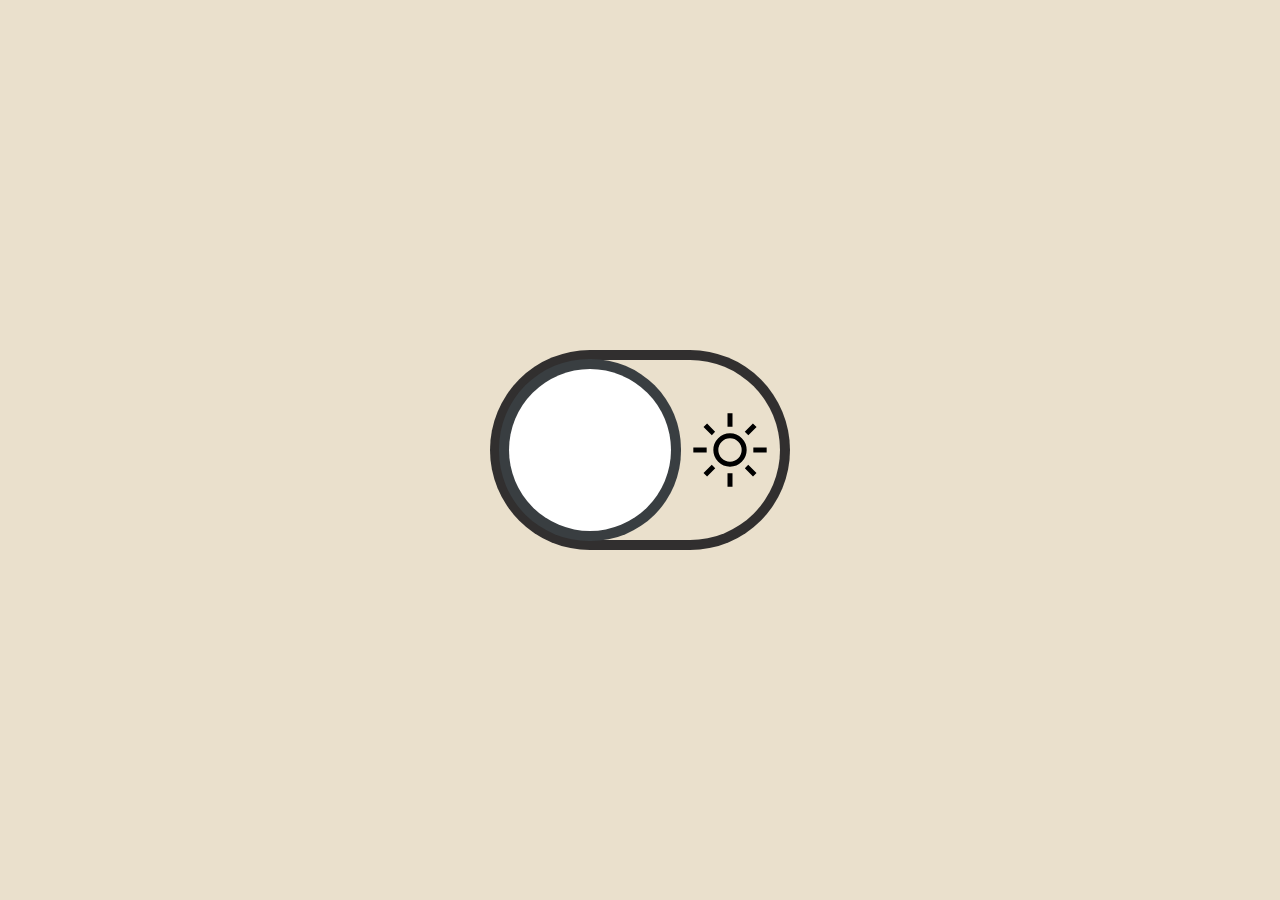
<file: Webpages/Theme_Switcher/index.html>
<!DOCTYPE html>
<html>
<head>
    <meta charset="utf-8">
    <meta http-equiv="X-UA-Compatible" content="IE=edge,chrome=1">
    <title>Theme Switcher</title>
    <meta name='viewport' content='width=device-width,initial-scale=1,minimum-scale=1,maximum-scale=1,user-scalable=no'/>
    <link href="style.css" rel="stylesheet">
    <script src = "script.js" defer></script>
</head>
    <body>
        <div id = "theme-btn">
            <div id = "light-background">
                <img class = "theme-icon" id = "light-theme-icon" src = "./images/light_mode_100dp_E3E3E3_FILL0_wght400_GRAD0_opsz48 (1).svg"/>
            </div>
            <div id = "dark-background">
                <div id = "button"></div>
                <img class = "theme-icon" id = "dark-theme-icon" src = "./images/icons8-do-not-disturb-ios-100.png"/>
            </div>
            
        </div>
    </body>
</html>
</file>
<file: styles.css>
*{
  box-sizing: border-box;
  padding: 0;
  margin: 0;
  scroll-behavior: smooth;
  font-size: 1.1rem;
  overflow: hidden;
}

h1 , h2 , h3, footer{
  font-family: "Archivo Black" , sans-serif;
}

#sunny-icon{
  margin-left: 7%;
  position: fixed;
  top: 0;
  height: 10%;
  z-index: 2;
}

#navbar{
  display: flex;
  flex-direction: row;
  justify-content: flex-end;
  align-items: center;
  gap: 10px;
  position: fixed;
  top: 0;
  width: 100vw;
  height: 10%;
  font-size: 1.25rem;

  background-color: #fbdce2;
  z-index: 1;
  overflow: visible;
  /* border: 2px solid black; */
}

#navbar a{
  margin: 1%;
  text-decoration: none;
  color:black;
}

#navbar a:last-of-type{
  margin-right: 5%;
}

#welcome-section{
  width: 100vw;
  height: 100vh;
  /* border: 2px solid black; */
  text-align: center;
  display: flex;
  background-color: #f7b6c2;
  color: #c25b78;
}

#introduction{
  font-size: 2rem !important; 
}

#welcome-text-container{
  margin: auto;
  /* border: 2px solid black; */
}

#projects{
  position: absolute;
  top: -3%;
}

#project-section{
  width: 100vw;
  /* border: 2px solid black; */
  display: flex;
  flex-direction: column;
  align-items: center;
  position: relative;
}

#project-section h2{
  margin-top: 5%;
  text-align: center;
}

hr{
  width: 70%;
  margin: 3%;
}

.project-tiles-wrapper{
  display: grid;
  grid-template-columns: 1fr 1fr;
  margin-left: 10%;
  margin-right: 10%;
}

.project-tiles{
  display: flex;
  padding: 10px;
  border-radius: 10px;
  background-color: rgb(224, 224, 224);
  align-items: center;
  flex-direction: column;
  text-align: center;
  margin: 5%;

  position: relative;
}

.project-tiles-image{
  width: 90%;
  height: 90%;
}

.project-tiles-wrapper a{
  width: 50%;
  height: 10%;
  background-color: white;
  text-decoration: none;
  color: black;
  margin: 10px;

  display: flex;
  text-align: center;
  align-items: center;
  justify-content: center;

  position: relative;

  font-size: 1rem;
  padding: 1%;
}

@keyframes pop-up {
    0%{
      opacity: 0%;
    }

    100%{
      opacity: 100%;
    }
}
@keyframes pop-down {   
    0%{
      opacity: 100%;
    }
    100%{
      opacity: 0%;
    }
}

.project-tiles-wrapper a p{
  
  position: relative;
}

.project-tiles:hover a p::before{
  position: absolute;
  left: -20%;
  content: "<";
  opacity: 100%;
  transition: opacity 0.3s ease;
}

.project-tiles:hover a p::after{
  position: absolute;
  right: -20%;
  content: "/>";
  opacity: 100%;
  transition: opacity 0.3s ease;
}

.project-tiles a p::before{
  opacity: 0%;
  position: absolute;
  left: -20%;
  content: "<";
  transition: opacity 0.5s ease;
  opacity: 0%;
}

.project-tiles a p::after{
  opacity: 0%;
  position: absolute;
  right: -20%;
  transition: opacity 0.5s ease;
  content: "/>";
  opacity: 0%;
}

#profile-link{
  margin-top: 2%;
  margin-bottom: 5%;

  text-decoration: none;
  color: black;
  background-color: rgb(224, 224, 224);
  padding: 10px;
  transition: transform 1s ease;
}


#profile-link:hover{
    transform: scale(125%);
}

#talk{
  margin-top: 3%;
}

#contact{
  width: 100vw;
  text-align: center;
  color: white;
  background-color: black;

  padding-bottom: 150px;
}

#contact h2{
  padding-top: 10%;
}

.link-container{
  display: flex;
  flex-direction: row;
  flex-wrap: wrap;
  align-items: center;
  justify-content: space-evenly;

  margin-top: 5%;
  /* border: 2px solid white; */
}

.contact-icons{
  width: 50px;
  height: 50px;
}

.contact-link{
  display: flex;
  flex-direction: row;
  padding:10px;
  /* border: 2px solid white; */
  align-items: center;

  text-decoration: none;
  color: white;

  transition: transform 1s ease;
}

.contact-link:hover{
  transform: translateY(20px);
  /* text-decoration: underline; */
}

.contact-link p{
    margin-left: 15px;
}


@media only screen and (min-width: 501px) {
  .mobile-only{
    display: hidden;
    overflow: hidden;
    width: 0px;
    height: 0px;
    position: fixed;
    top: 0;
    left: 0;
    content: "";
  }
}

@media only screen and (max-width: 500px){
  a{
    text-decoration: none;
    color: black;
    font-size: 20px;
  }

  .desktop{
    display: hidden !important;
    overflow: hidden;
    width: 0px;
    height: 0px;
    position: fixed;
    top: 0;
    left: 0;
    content: "";
  }

  #more-icon{
      display: flex;
      flex-direction: column;
      justify-content: space-between;
      z-index: 1;
      height: 60%;
      margin-right: 10%;
      padding: 2%;
  }

  #more-icon:hover #more-info{
      display: block;
      height: 200px;
  }

  .icon-dash{
      width: 40px;
      height: 4px;
      border-radius: 3px;
      background-color: black;
  }

  #more-info{
      position: absolute;
      right: 0;
      display: block;
      flex-direction: column;
      justify-content: space-evenly;
      height: 0px;
      width: 200px;
      top: 10vh;
      background-color: #f5d0d8;

      overflow: hidden;   
      transition: height 1s ease-in-out , width 1s ease-in-out;
  }

  #section-wrapper{
      position: absolute;
      display: flex;
      flex-direction: column;
      justify-content: space-evenly;
      align-items: center;
      height: 200px;
      width: 200px;
      top: 0px;
      background-color: #f5d0d8;
      transition: top 1s ease-in-out !important; 
  }

}
</file>
<file: To-Do List/styles.css>
h2{
    padding-top: 30px;
    text-align: center;
}

body{
    font-family: Arial, sans-serif;
    background-color: #f0f0f0;
}

#to-do-list {
    width: 500px;
    background-color: white;
    margin-left: auto;
    margin-right: auto;
    margin-top: 100px;
    border-radius: 20px;
}

.item-list{
    background-color: #e5f1e5;
    border-radius: 10px;
    padding: 15px;
    margin: 20px 20px 20px -20px;
    
}

.sub-item{
    list-style-type: square;
}

.todo-list{
    line-height: 2;
    list-style-type: none;
    list-style-position: inside;
}

a:visited {
    color: green;
}

a:link{
    color: purple;
}

a:hover{
    color: rgb(71, 1, 71);
}

a:focus{
    border: 5px solid red;
}
</file>
<file: Webpages/Business-Card/styles.css>
body{
    background-color: rosybrown;
    font-family: 'Arial' , sans-serif;
}

h2 {
    text-align: center;
}

p{
    margin-top: 5px;
    margin-bottom: 5px;
}

.business-card{
    font-size: 16px;
    padding: 20px 20px 20px 20px;
    text-align: center;
    margin-top: 100px;
    width: 300px;
    background-color: white;
    margin-left: auto;
    margin-right: auto;
    border-radius: 20px;
    
}

.profile-image {
    max-width: 100%;
    width: 150px;
    height: 150px;
}

.social-media{
    text-align: left;
}

.icon1{
    margin-left:15%;
    width: 30px;
    height: 30px;
}
.icon2{
    margin-left: 20%;
    width: 30px;
    height: 30px;
}
.icon3{
    margin-left: 20%;
    width: 30px;
    height: 30px;
}

.link{
    text-decoration: none;
}

a:visited{
    color: black;
}
a:active{
    color: gray;
}
a:hover{
    color: gray;
}
a{
    color: black;
}

address {
    font-style: normal;
}
</file>
<file: Webpages/C++ Introduction Page/styles.css>
@media (max-width: 1024px){
  *{
    font-size: 0.5rem;
  }
}

*{
  font-size: 1.25rem;
}

body{
  display: flex;
  flex-direction: row-reverse;
}

main{
  text-wrap: wrap;
  position: fixed;
  height: 94.3vh;
  left: 30vw;
  right: 0;
  margin: 2px;
  border-left: 2px solid gray;
  padding: 10px;
  overflow: scroll;
}

nav{
  position: fixed;
  width: 30vw;
  height: 97vh;
  left: 0;
  display: flex;
  flex-direction: column;
  border-right: 2px solid gray;
  margin: 2px;
  overflow: scroll;
}

nav a{
  text-align: center;
  padding: 20px 0;
  /* margin:5px; */
  width: 100%;
  background-color: white;
  border-bottom: 2px solid gray;
}

nav a , nav a:hover , nav:visited , nav:focus{
  text-decoration: none;
  color: black;
}

nav a:first-of-type{
  border-top: 2px solid gray;
}

nav header{
  text-align: center;
  font-size: 2rem;
}

section header{
  font-size: 2rem;
  font-weight: bold;
}
</file>
<file: Webpages/Form/styles.css>
* {
    box-sizing: border-box;
    padding: 0;
    margin: 0;
    font-family: Karla , sans-serif;
}

html{
    background-color:hsl(148, 38%, 91%);
    
}

body{
    font-size: 16px;
    display: flex;
    flex-direction: column;
    align-items: center;
}

form{
    background-color: white;
    width: max(90vw , 150px);
    padding: 5%;
    /* display: flex; */
    /* flex-direction: column;
    align-items:flex-start; */
    margin: 5% 0;
    border-radius: 2%;
}

form > div{
    /* border: 2px solid red; */
    width: 100%;
    margin-top: 1.5vh;
}

form > div > label{
    margin-top: 1vh;
}

.alert{
    margin-top: min(10px , 1vh);
    color: red;
}

.red-border{
    border: 1px solid red !important;
}

.hidden{
    display: none;
}

#query-type-ctn > div{
    padding-left: 3%;
    display: flex;
    align-items: center;
}

.choice-ctn input{
    accent-color: hsl(169, 82%, 27%);
}

.choice-ctn{
    display: flex;
    flex-direction: row;
    align-items: center;
    column-gap: 1vw;
}

.green-box{
    border: 1px solid hsl(186, 15%, 59%);
    padding: 1% 1%;
    border-radius: 10px;
    width: 100%;
    height: 50px;
    font-size: 1.25rem;
}


#query-type-ctn > div{
    margin-top: 1vh;   
}

#general-enquiry-ctn:active , #support-request-ctn:active{
    background-color: hsla(169, 82%, 27%, 0.3);
}

#msg-ctn textarea{
    margin-top: 1vh;
    width: 100%;
    height: 25vh;
    min-width: 100%;
    max-width: 100%;
    resize: none;
    scrollbar-width : none;
}

.labels::after{
    content: "*";
    margin-left: 1rem;
    color: hsl(169, 82%, 27%);
}

#consent-ctn span{
    /* border: 2px solid red; */
    display: flex;
    align-items: center;
    flex-direction: row;
    margin-top: 1vh;
}

#consent-ctn input{
    margin-right: 0.5rem;
}


input[type="checkbox"] {
  appearance: none;
  background-color: #fff;
  margin: 0;
  font: inherit;
  color: hsl(186, 15%, 59%);
  width: 1.15em;
  height: 1.15em;
  border: 1px solid currentColor;
  border-radius: 0.15em;
  transform: translateY(-0.075em);
  display: grid;
  place-content: center;
  /* margin-top: 1.5vh; */
  cursor: pointer;
}

input[type="checkbox"]::before {
  content: "";
  width: 0.65em;
  height: 0.65em;
  background-color: white;
  transform: scale(0) rotate(14deg);
  box-shadow: inset 1em 1em var(--form-control-color);
  clip-path: polygon(14% 44%, 0 65%, 50% 100%, 100% 16%, 80% 0%, 43% 62%);
}

input[type="checkbox"]:checked::before {
  transform: scale(1) rotate(14deg);
}

input[type="checkbox"]:checked{
    background-color: hsl(169, 82%, 27%);
    border-color:  hsl(169, 82%, 27%);
}

form button{
    width: 100%;
    height: 7vh;
    border: none;
    background-color: hsl(169, 82%, 27%);
    font-size: 1.5rem;
    color: white;
    border-radius: 10px;
    margin-top: 1.5vh;
    cursor: pointer;
}


.green-box:focus{
    outline: none;
    border: 1px solid hsl(169, 82%, 27%);
}

@media only screen and (min-width: 768px) {
    form{
        display: grid;
        row-gap: 1vh;
        /* grid-column-gap: 2vw; */
        grid-template-columns: 1fr 1fr;
        /* grid-template-rows: 0.1fr 0.1fr 0.10fr 0.15fr 0.25fr 0.05fr 0.10fr 0.2fr; */
    } 

    form *{
        grid-column: 1 / span 2;
    }

    form #first-name-ctn{
        width: 95%;
        grid-column: 1 / span 1;
    }

    form #last-name-ctn{
        margin-left: 5%;
        width: 95%;
        grid-column: 2 / span 2;
    }

    form #query-type-ctn{
        display: grid;
        grid-template-columns: 1fr 1fr;
        /* grid-template-rows: 40% 60%; */
        /* column-gap: vw; */
    }

    form #query-type-ctn #query-type-label{
        grid-column: 1 / span 2;
    }

    form #query-type-ctn #general-enquiry-ctn{
        grid-column: 1 / span 1;
        /* margin-right: 1vw; */
        width: 95%;
        height: 7vh;
    }
    
    form #query-type-ctn #support-request-ctn{
        grid-column: 2 / span 2;
        margin-left: 5%;
        width: 95%;
        height: 7vh;
    }

    .green-box{
        height: 7vh;
    }

    form div{
        /* border: 2px solid red; */
        width: 100%;
    }

    #msg-ctn textarea{
        width: 100%;
        height: 10vh;
        min-width: 100%;
        max-width: 100%;
        resize: none;
        scrollbar-width : none;
    }

    #general-enquiry-ctn:hover , #support-request-ctn:hover{
        background-color: hsla(169, 82%, 27%, 0.3);
    }
}
</file>
<file: Webpages/PLAN coffee/styles.css>
html{
  font-size: 24px;
  background-color: black;
  color: white;
  font-family: Inter, sans-serif;
}

.logo{
  width: 40px;
  height: 40px;
}

ul{
  list-style: none;
  display: flex;
  justify-content: flex-end;
  flex-direction: row;
}

li{
  display: flex;
  align-items: center;  
  margin: 0 10px;
}

a{
  color: white;
  text-decoration: none;
}

a:active , a:hover {
  color: gray;  
}

h1{
  font-family: Caudex, sans-serif;
}

.blog{
  width: 50%;
  margin-left: auto;
  margin-right: auto;
}

.uppercase{
  text-transform: uppercase;
}

.button-container{
  text-align: center;
}

button{
  font-family: Carter One, sans-serif;
  background-color: rgb(120, 33, 33);
  border: 0;
  border-radius: 10px;
  height: 50px;
  width: 200px;
  font-weight: 800;
}

h1 , h2{
  color: white;
  text-transform: uppercase;
}

h1{
  text-align: center;
}

.place-list{
  flex-direction: column;
}

.pic-container{
  text-align: center;
}

.Introduction , .Terms , .Contact{
  display: flex;
  flex-direction: column;
  width: 25%;
}

.Introduction{
  width: 20%;
}

.Terms{
  width: 30%;
}

.Contact{
  flex-wrap: wrap;
  margin-right: 5%;
}

.navbar{
  width: 80%;
  margin-left: auto;
  margin-right: auto;
}

.concontainer{
  width: 100%;
  margin-left: auto;
  margin-right: auto;
  display:flex;
  flex-direction: row;
}

.container{
  width: 80%;
  margin-left: auto;
  margin-right: auto;
}

.info{
  font-size: 0.5rem;
  padding-bottom: -5px;
}

.grey-background{
  background-color: rgb(49, 49, 49);
}

.Introduction > a , .Terms > a{
  margin: 10px;
}


.icons{
  display: flex;
  flex-direction:column;
  justify-content: flex-end;
}

.bottom-margin{
  margin-bottom: 50%;
}
</file>
<file: Webpages/Sign-in Page/styles.css>
body{
    background-color: rgb(204, 204, 204);
}

.container{
    margin-top: 10%;
    margin-bottom: auto;
    margin-left: auto;
    margin-right : auto;
    width: 1000px;
    height: 600px;
    display: flex;
}

#left {
    align-items: center;
    background-color: white;
    text-align: center;
}

.input-box{
    border: none;
    border-radius: 10px;
    background-color: rgb(204, 204, 204);
    width: 400px;
    height: 50px;
    margin: 10px;
    padding: 5px 20px;
}

.icon{
    width: 25px;
    height: 25px;
}

#right{
    color: white;   
    text-align: center;
    background: linear-gradient(to bottom, #2dd79b, #0faa76);
}

.sign-button{
    border: none;
    background-color: #2dd79b;
    width: 300px;
    height: 40px;
    border-radius: 40px;
}

.para1{
    margin: 20px;
}

#sign-in-form{
    margin-top: auto;
    margin-bottom: auto;
}
</file>
<file: Webpages/Smooth-Navigator/style.css>
:root{
    --dark-btn: #312F2F;
    --light-bg: #EAE0CC;
    --dark-clr: #393E41;
    --dark-bg: #171614;
    --background-color: var(--dark-bg);
}

html{
  background-color: var(--background-color);
}

*{
  font-family: Inconsolata , sans-serif;
}

.container{
  display: flex;
  flex-direction: column;
  justify-content: space-evenly;
  align-items: center;

  position: absolute;
  top: 50%;
  left: 50%;
  transform: translate(-50% , -50%);

  width: 200px;
  height: 300px;
  background-color: var(--dark-btn); 
  z-index: 0;
  border-radius: 10px;

  box-shadow: inset 0 2px 4px var(--dark-clr)
  ,0 0px 10px 4px black;
}

.container a{
  color: #FFFFFF;
  z-index: 2;
  cursor: pointer;
}

.container .box{
  border-radius : 25px;
  background-color: var(--dark-clr);
  z-index: 1;
  width: 150px;
  height: 50px;
  position: absolute;
  top: 0;
  opacity: 0;
}

.container #box{
  transition: opacity 0.5s ease;
}
</file>
<file: Webpages/Sorting-Algorithm/style.css>
:root{
    --background-color: #1B1F3B;
    --box-color: #6E7DAB;
    --font-color: #D2D0BA;
}

*{
    background-color: var(--background-color);
    color: var(--font-color);
    font-family: Consolas , sans-serif;
}

h1{
    text-align: center;
    margin: 0;

}

body{
    display: flex;
    place-items: center;
    align-items: center;
    justify-items: center;
    flex-direction: column;
}

#smaller-holder{
    margin: 0 auto;
}
#bigger-holder{
    margin: 0 auto;
}

#box-container{
    grid-column: 2/span 1;
    display: flex;
    flex-direction: row;
    justify-content: space-evenly;
    align-items: center;
    height: 80vh;
    width: 100vw;
    /* border: 2px solid red; */
}

.place-holder{
    /* border: 2px dashed white; */
    width: 7vh;
    height: 7vh;
    background: none;

    display: flex;
    justify-content: center;
    align-items: center;
    margin: 10px;
    position: relative;
    z-index: 0;
}

.number{
    background-color: var(--box-color);
    width: 100%;
    height: 100%;
    display: flex;
    justify-content: center;
    align-items: center;
    align-content: center;
    
    border-radius: 10%;

    z-index: 1;
    position: absolute;

    left: 0;
    top: 0;
}

.forward{
    transition: left 2s ease , top 2s ease 0.3s;
}

.reverse{
    transition: left 2s ease 0.5s , top 2s ease;
}

#sort-btn{
    width: 50vw;
    height: 5vh;
    background-color: var(--box-color);

    margin: 0 auto;
}
</file>
<file: Webpages/Theme_Switcher/style.css>
:root{
    --dark-btn: #312F2F;
    --light-bg: #EAE0CC;
    --dark-clr: #393E41;
    --dark-bg: #171614;

    --background-color: var(--light-bg);
}

html{
    background-color: var(--background-color);
}

#theme-btn{
    position: absolute;

    left: 50vw;
    top: 50vh;
    transform: translate(-50% , -50%);

    height: 200px;
    width: 300px;
    background-color: var(--dark-btn);
    border-radius: 100px;

    display: flex;
    justify-content: center;
    align-items: center;

    z-index: 3;
}

#light-background{
    position: absolute;
    height: 180px;
    width: 280px;
    border-radius: 90px;
    background-color: var(--light-bg);
    z-index: 1;
    overflow: hidden;
}

#dark-background{
    left: 9px;
    position: absolute;
    height: 182px;
    width: 182px;
    border-radius: 90px;
    background-color: var(--dark-clr);
    transition: width 0.5s ease;
    z-index: 1;
    overflow: hidden;
}

#button{
    top: 10px;
    left: 10px;
    position: absolute;
    height: 162px;
    width: 162px;
    border-radius: 90px;
    background-color: #FFFFFF;
    transition: left 0.5s ease ;
    z-index: 1;
}

.theme-icon{
    width: 80px;
    height: 80px;
    position: absolute;
}

#dark-theme-icon{
    left: -80px;
    top: 50%;
    transform: translateY(-50%);
    transition: left 0.5s ease ;
    z-index: 2;
}

#light-theme-icon{
    right: 10px;
    top: 50%;
    transform: translateY(-50%);
    filter: brightness(0) saturate(100%);
    z-index: 2;
    transition: right 0.5s ease;
}
</file>
